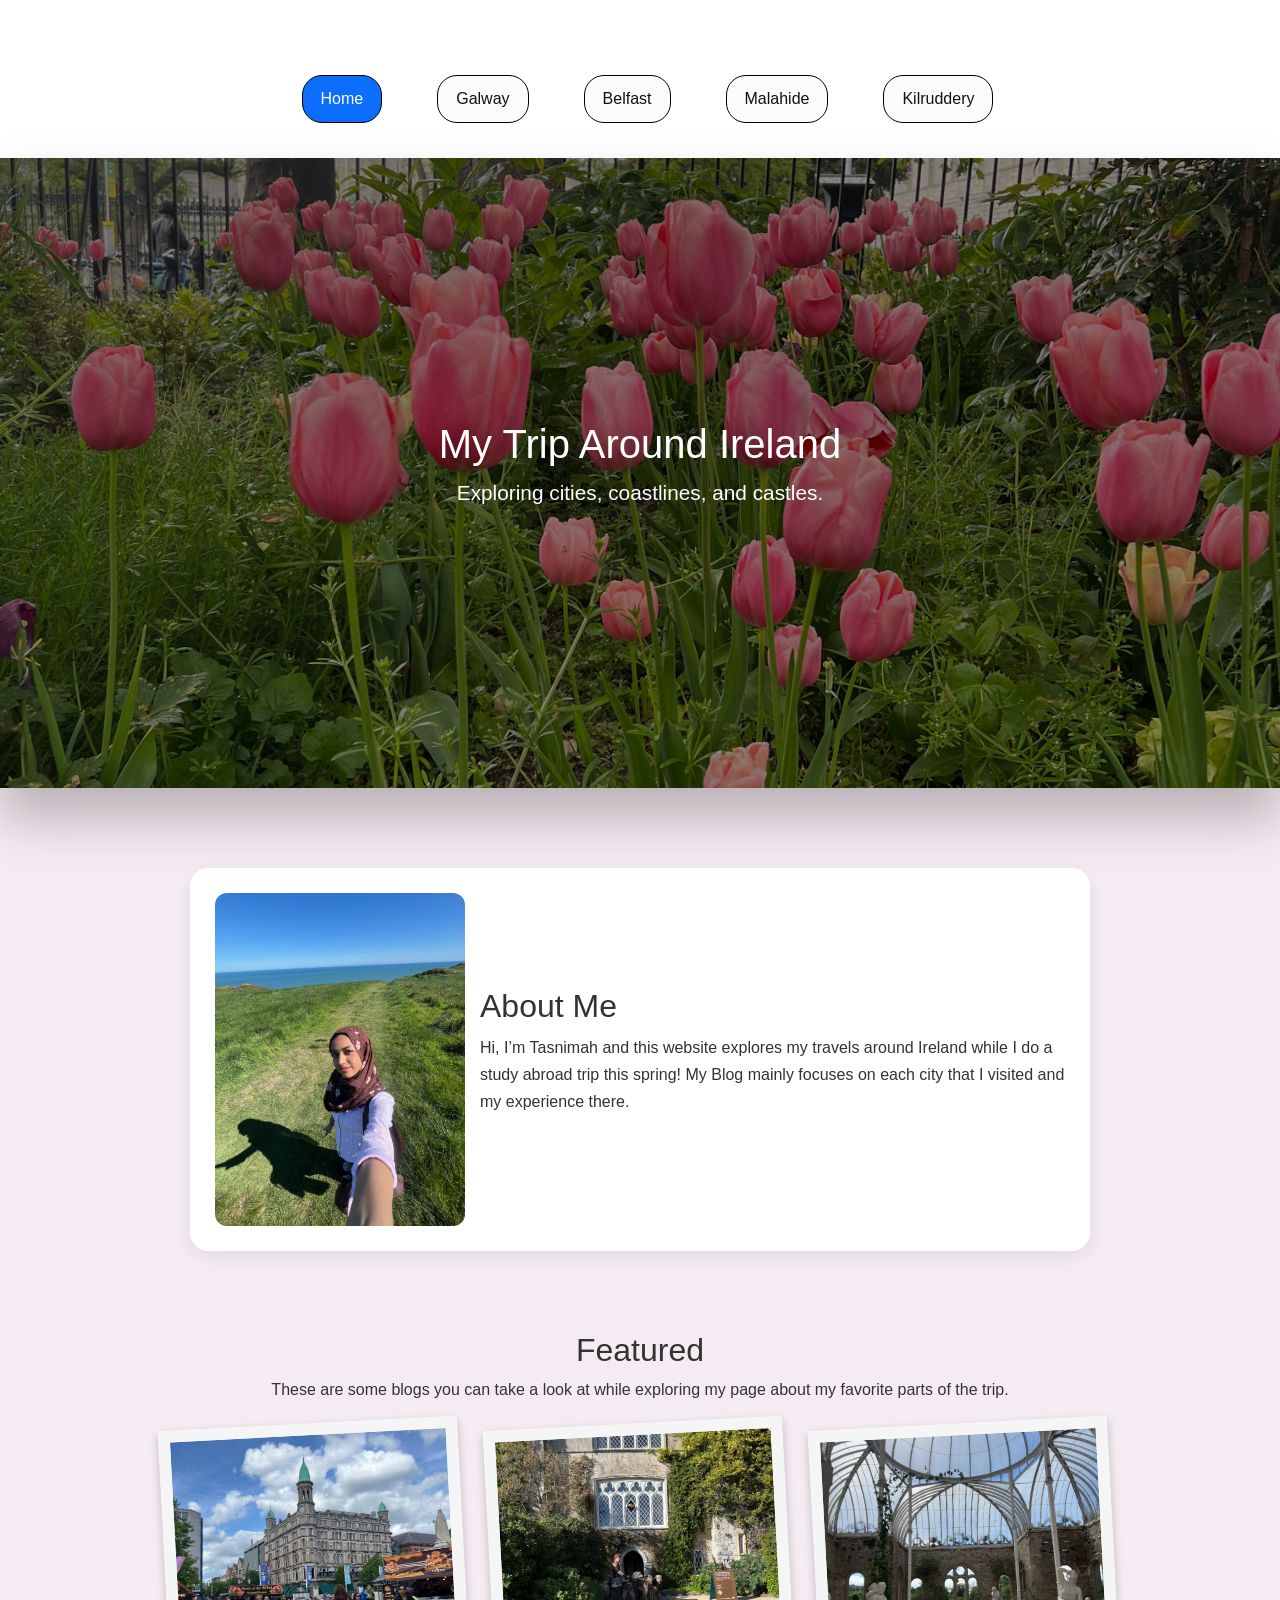
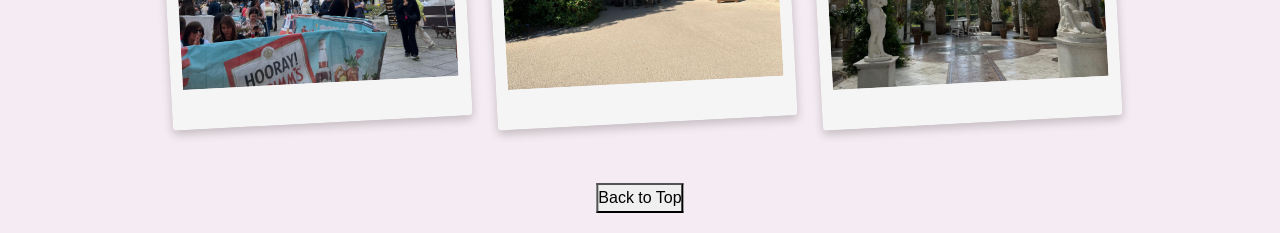
<file: index.html>
<!DOCTYPE html>
<html lang="en">

<head>
    <meta charset="UTF-8">
    <meta name="viewport" content="width=device-width, initial-scale=1.0">

    <title>My Ireland Trip</title>

    <link rel="icon" type="image/png" href="img/cherry.png">
    <link href="https://cdn.jsdelivr.net/npm/bootstrap@5.3.7/dist/css/bootstrap.min.css" rel="stylesheet">
    <link rel="stylesheet" href="reset.css">
    <link rel="stylesheet" href="style.css">
</head>

<body>

    <a id="skip" href="#main">skip to main</a>

    <nav>
        <ul class="nav nav-pills city-tabs">

            <li class="nav-item">
                <a class="nav-link active" href="index.html">Home</a>
            </li>

            <li class="nav-item">
                <a class="nav-link" href="galway.html">Galway</a>
            </li>

            <li class="nav-item">
                <a class="nav-link" href="belfast.html">Belfast</a>
            </li>

            <li class="nav-item">
                <a class="nav-link" href="malahide.html">Malahide</a>
            </li>

            <li class="nav-item">
                <a class="nav-link" href="kilruddery.html">Kilruddery</a>
            </li>

        </ul>
    </nav>

    <header class="city-header">
        <h1>My Trip Around Ireland</h1>
        <p>Exploring cities, coastlines, and castles.</p>
    </header>

    <main id="main">

        <section class="about-card">

            <img src="img/me2.jpeg" alt="multiple pink tulips in a garden">

            <div class="about-text">
                <h2>About Me</h2>

                <p>
                    Hi, I’m Tasnimah and this website explores my travels around Ireland while I do a study abroad trip this spring! My Blog
                    mainly focuses on each city that I visited and my experience there.
                </p>
            </div>

        </section>

        <section class="homepage-gallery">

            <h2>Featured</h2>

            <p>
                These are some blogs you can take a look at while exploring my page about my favorite parts of the trip.
            </p>

            <div class="gallery">

                <a href="belfast.html">
                    <img src="img/uk.jpeg" alt="large historical building surrounded by people walking around">
                </a>

                <a href="malahide.html">
                    <img src="img/viking.jpeg" alt="front view of a castle entrance with man holding dogs">
                </a>

                <a href="kilruddery.html">
                    <img src="img/greek.jpeg" alt="multiple greek mythology white statues on display in room">
                </a>

            </div>

        </section>

    </main>

    <button id="topBtn">Back to Top</button>

    <script src="script.js"></script>

</body>
</html>
</file>
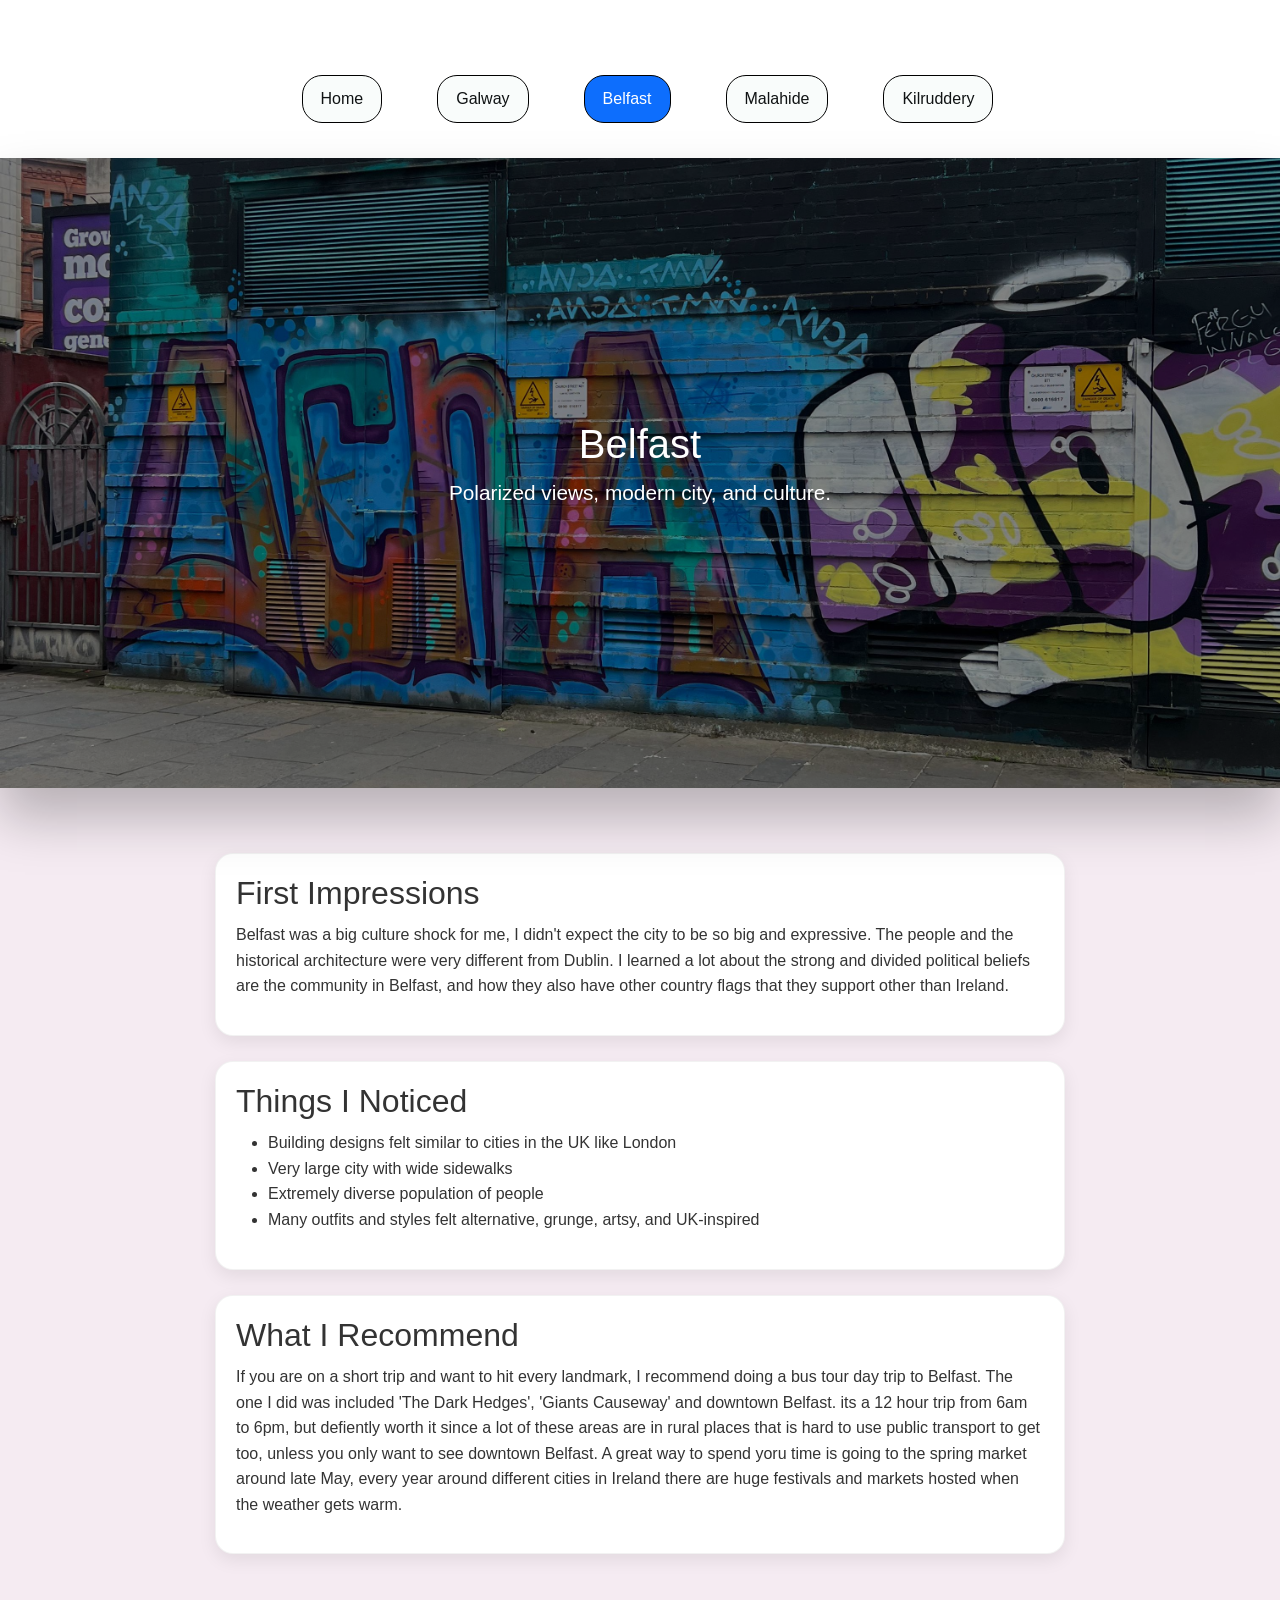
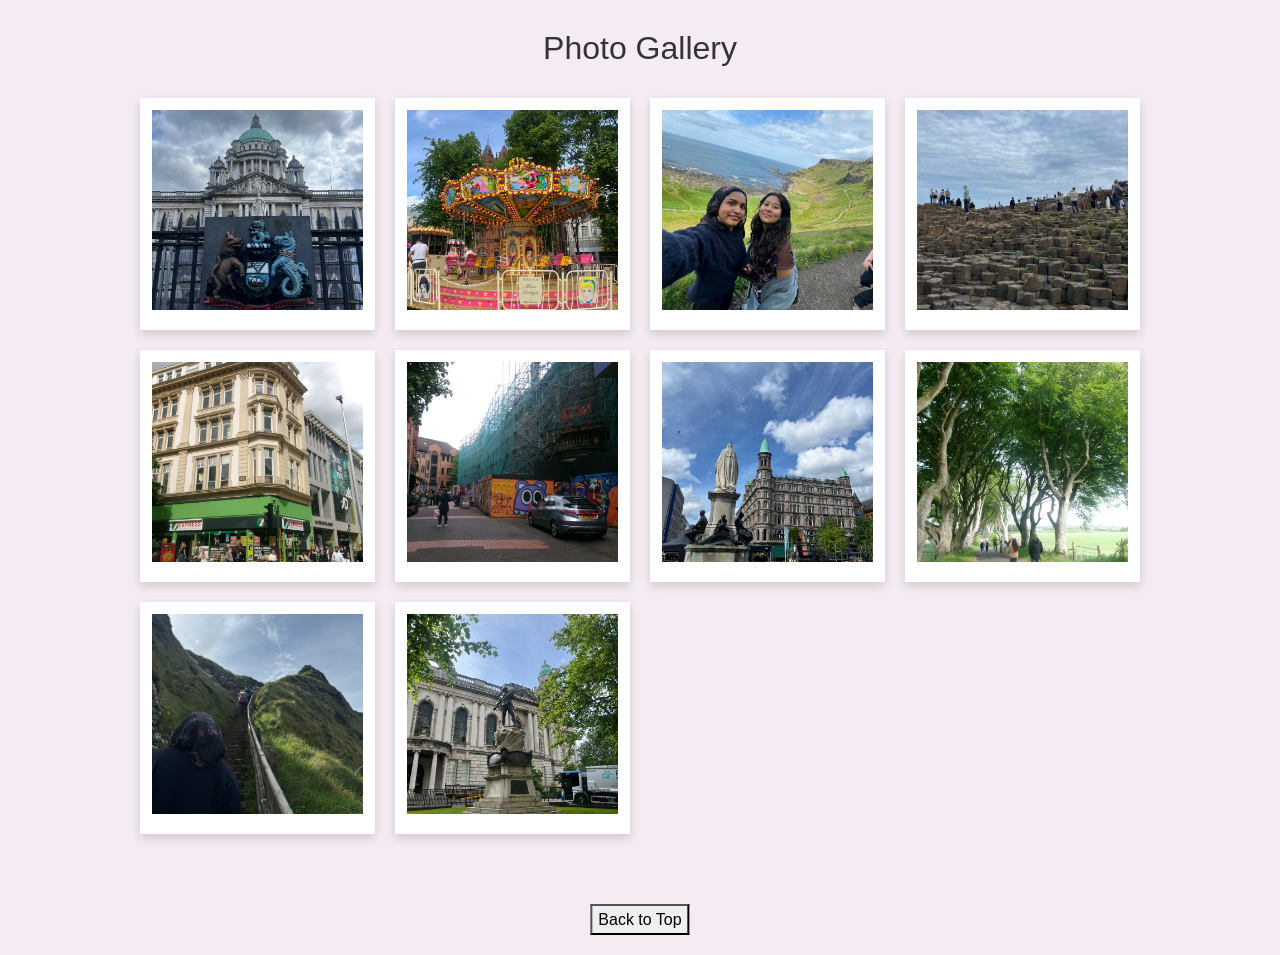
<file: belfast.html>
<!DOCTYPE html>
<html lang="en">

<head>

    <meta charset="UTF-8">
    <meta name="viewport" content="width=device-width, initial-scale=1.0">

    <title>Belfast</title>
    <link rel="icon" type="image/png" href="img/cherry.png">

    <link href="https://cdn.jsdelivr.net/npm/bootstrap@5.3.7/dist/css/bootstrap.min.css" rel="stylesheet">
    <link rel="stylesheet" href="style.css">

</head>

<body>

    <a id="skip" href="#main">skip to main</a>

    <nav>

        <ul class="nav nav-pills city-tabs">

            <li class="nav-item">
                <a class="nav-link" href="index.html">Home</a>
            </li>

            <li class="nav-item">
                <a class="nav-link" href="galway.html">Galway</a>
            </li>

            <li class="nav-item">
                <a class="nav-link active" href="belfast.html">Belfast</a>
            </li>

            <li class="nav-item">
                <a class="nav-link" href="malahide.html">Malahide</a>
            </li>

            <li class="nav-item">
                <a class="nav-link" href="kilruddery.html">Kilruddery</a>
            </li>

        </ul>

    </nav>

    <header class="city-header belfast">

        <h1>Belfast</h1>
        <p>Polarized views, modern city, and culture.</p>

    </header>

    <main id="main">

        <section class="city-section">

            <h2>First Impressions</h2>

            <p>
                Belfast was a big culture shock for me, I didn't expect the city to be so big and expressive.
                The people and the historical architecture were very different from Dublin. I learned a lot about the
                strong and divided political beliefs are the community in Belfast, and how they also have other country flags
                that they support other than Ireland.
            </p>

        </section>

        <section class="city-section">

            <h2>Things I Noticed</h2>

            <ul class="city-list">

                <li>Building designs felt similar to cities in the UK like London</li>

                <li>Very large city with wide sidewalks</li>

                <li>Extremely diverse population of people</li>

                <li>Many outfits and styles felt alternative, grunge, artsy, and UK-inspired</li>

            </ul>

        </section>

        <section class="city-section">

            <h2>What I Recommend</h2>

            <p>
                If you are on a short trip and want to hit every landmark, I recommend doing a bus tour day trip to Belfast.
                The one I did was included 'The Dark Hedges', 'Giants Causeway' and downtown Belfast. its a 12 hour trip from 6am to 6pm, but
                defiently worth it since a lot of these areas are in rural places that is hard to use public transport to get too, unless you only
                want to see downtown Belfast.

                A great way to spend yoru time is going to the spring market around late May, every year around different cities in Ireland there are
                huge festivals and markets hosted when the weather gets warm.
            </p>

        </section>

        <section class="photo-gallery">

            <h2>Photo Gallery</h2>

            <div class="gallery-grid">

                <div class="polaroid">
                    <img src="img/dragon.jpeg" alt="three brown and blue dragon cartoon looking up with a white building with statue in the background">
                </div>

                <div class="polaroid">
                    <img src="img/carnival.jpeg" alt="bright colored carasoul with horses, and roped attached at top">
                </div>

                <div class="polaroid">
                    <img src="img/duo.jpeg" alt="selfie of two girls at the top of a green mountain">
                </div>

                <div class="polaroid">
                    <img src="img/giants.jpeg" alt="many people standing on top of rounded shaped rocks">
                </div>

                <div class="polaroid">
                    <img src="img/history.jpeg" alt="beige building with long window interior">
                </div>

                <div class="polaroid">
                    <img src="img/graffiti.jpeg" alt="wall painted design of purple bear with people walking around">
                </div>

                <div class="polaroid">
                    <img src="img/memorial.jpeg" alt="huge historical beige building with green tip, and statue of person in a cloth">
                </div>

                <div class="polaroid">
                    <img src="img/hedges.jpeg" alt="extremely large trees connected together">
                </div>

                <div class="polaroid">
                    <img src="img/back.jpeg" alt="staircase trail of people walking up a mountain hill">
                </div>

                <div class="polaroid">
                    <img src="img/armor.jpeg" alt="beige building in the background of statue, that is a military armed man holding a gun">
                </div>

            </div>

        </section>

    </main>

    <button id="topBtn">Back to Top</button>

    <script src="script.js"></script>

</body>

</html>
</file>
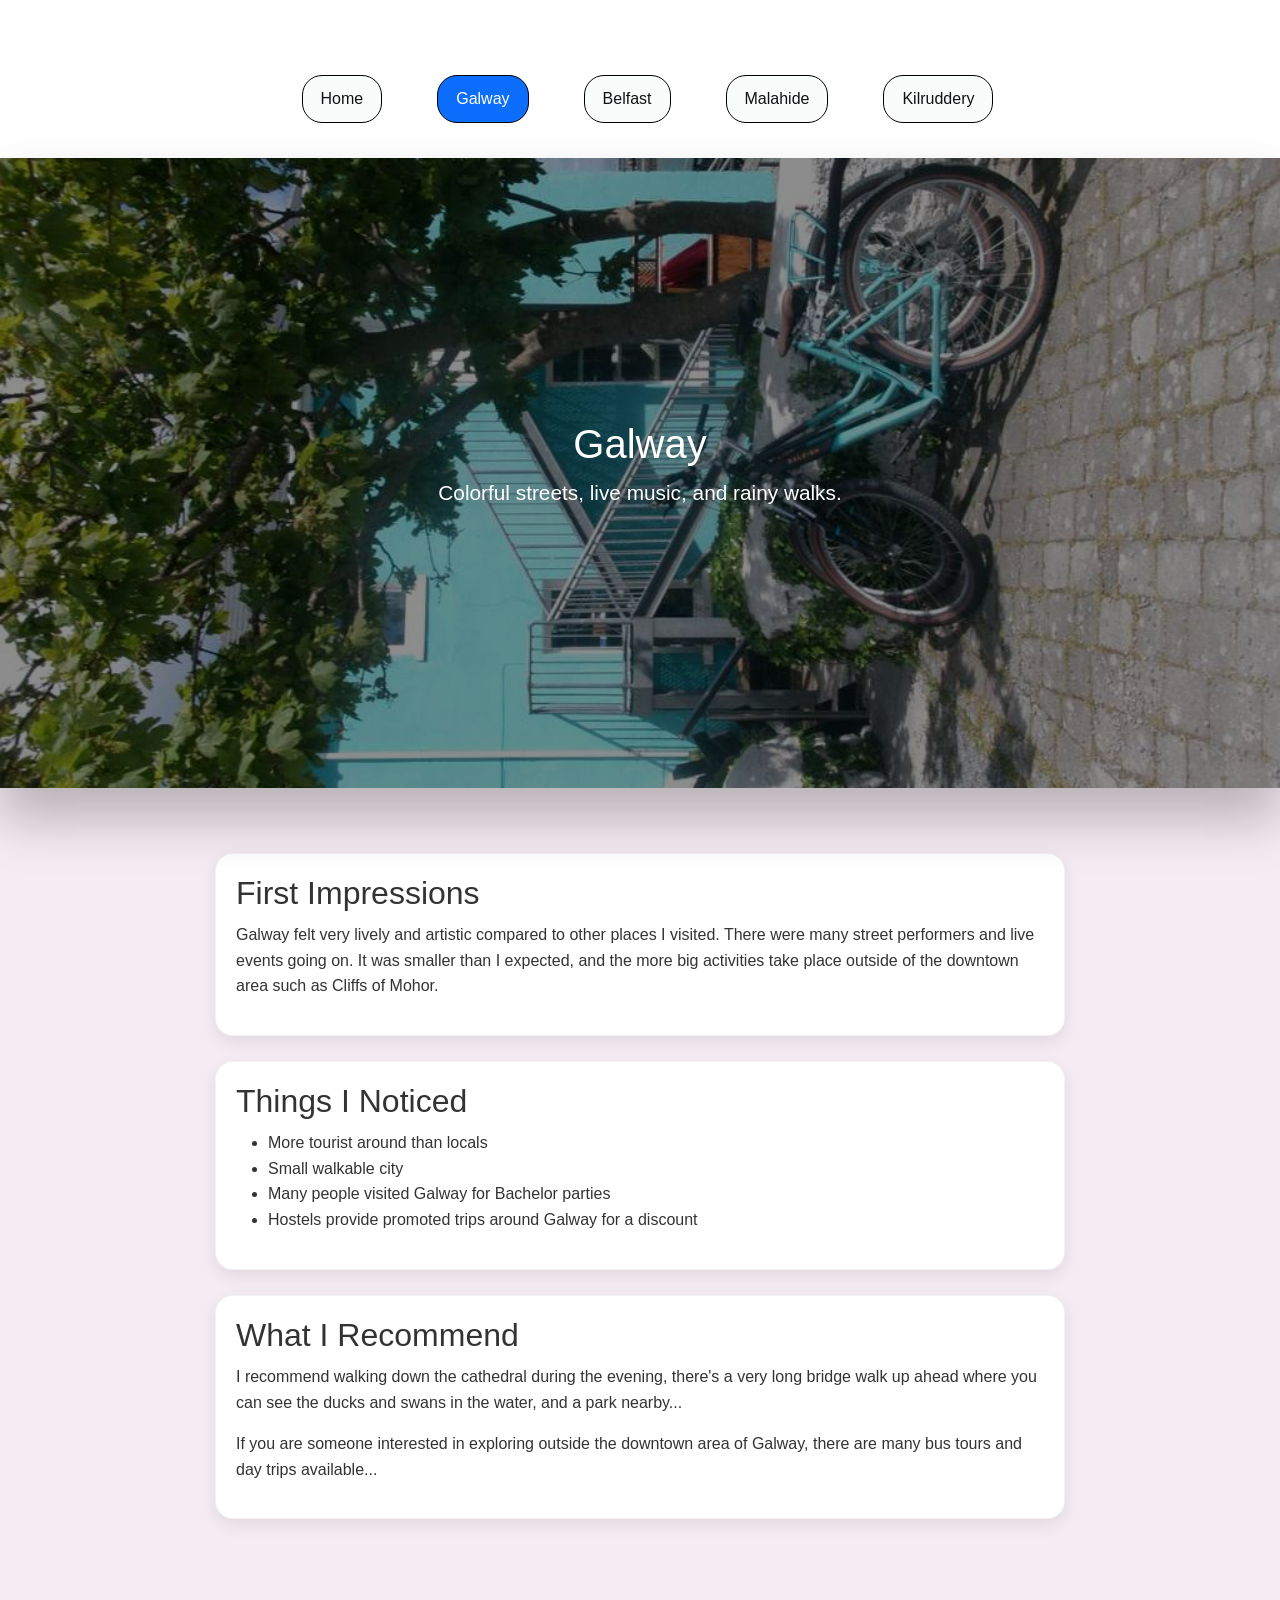
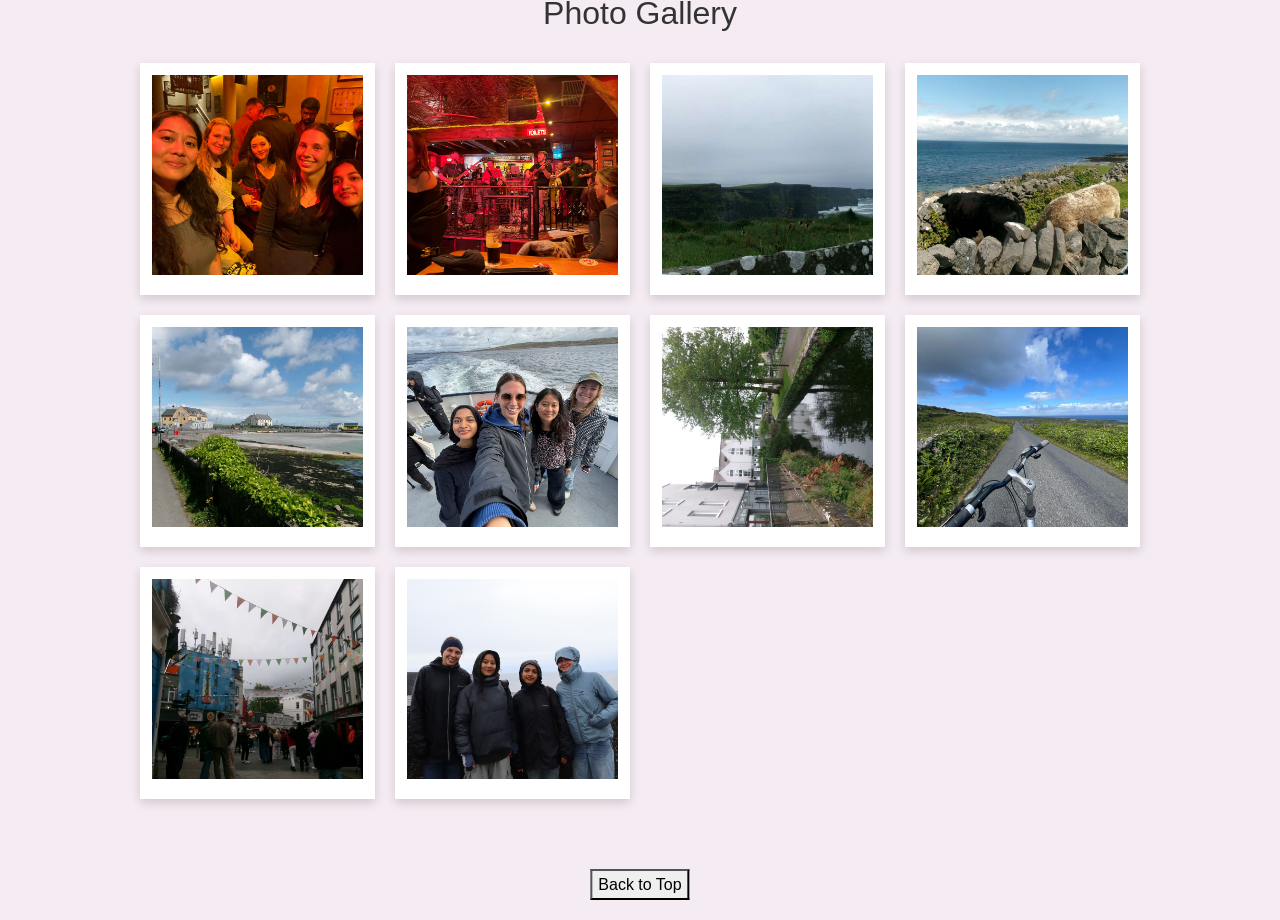
<file: galway.html>
<!DOCTYPE html>
<html lang="en">

<head>
    <meta charset="UTF-8">
    <meta name="viewport" content="width=device-width, initial-scale=1.0">

    <title>Galway</title>
    <link rel="icon" type="image/png" href="img/cherry.png">

    <link href="https://cdn.jsdelivr.net/npm/bootstrap@5.3.7/dist/css/bootstrap.min.css" rel="stylesheet">
    <link rel="stylesheet" href="style.css">
</head>

<body>

<a id="skip" href="#main">skip to main</a>

<nav>
    <!-- navigation -->
    <ul class="nav nav-pills city-tabs">
        <li class="nav-item"><a class="nav-link" href="index.html">Home</a></li>
        <li class="nav-item"><a class="nav-link active" href="galway.html">Galway</a></li>
        <li class="nav-item"><a class="nav-link" href="belfast.html">Belfast</a></li>
        <li class="nav-item"><a class="nav-link" href="malahide.html">Malahide</a></li>
        <li class="nav-item"><a class="nav-link" href="Kilruddery.html">Kilruddery</a></li>
    </ul>
</nav>

<header class="city-header galway">
    <h1>Galway</h1>
    <p>Colorful streets, live music, and rainy walks.</p>
</header>

<main id="main">

    <section class="city-section">
        <h2>First Impressions</h2>
        <p>
            Galway felt very lively and artistic compared to other places I visited. There were many street performers and live events going on. It was smaller
            than I expected, and the more big activities take place outside of the downtown area such as Cliffs of Mohor.
        </p>
    </section>

    <section class="city-section">
        <h2>Things I Noticed</h2>
        <ul>
            <li>More tourist around than locals</li>
            <li>Small walkable city</li>
            <li>Many people visited Galway for Bachelor parties</li>
            <li>Hostels provide promoted trips around Galway for a discount</li>
        </ul>
    </section>

    <section class="city-section">
        <h2>What I Recommend</h2>
        <p>
            I recommend walking down the cathedral during the evening, there's a very long bridge walk up ahead where you can see
            the ducks and swans in the water, and a park nearby...
        </p>

        <p>
            If you are someone interested in exploring outside the downtown area of Galway, there are many bus tours and day trips available...
        </p>
    </section>

    <!-- gallery -->
    <section class="photo-gallery">

        <h2>Photo Gallery</h2>

        <div class="gallery-grid">

            <div class="polaroid">
                <img src="img/pub group.jpeg" alt="five girls posing for a selfie in a pub">
            </div>

            <div class="polaroid">
                <img src="img/singing.jpeg" alt="man singing and holding a guitar at a pub">
            </div>

            <div class="polaroid">
                <img src="img/galway1.jpeg" alt="large green cliffs with ocean view">
            </div>

            <div class="polaroid">
                <img src="img/cow.jpeg" alt="black and white cow eating grass near sea shore">
            </div>

            <div class="polaroid">
                <img src="img/land.jpeg" alt="beach view of town houses on an island">
            </div>

            <div class="polaroid">
                <img src="img/ferry.jpeg" alt="four girls posing to take a selfie on a ferry boat">
            </div>

            <div class="polaroid">
                <img src="img/cathederal.jpeg" alt="park in galway with small lake and bridges">
            </div>

            <div class="polaroid">
                <img src="img/bike2.jpeg" alt="bike in the middle of road along the coastline">
            </div>

            <div class="polaroid">
                <img src="img/flags.jpeg" alt="multiple store buildings open with green, white, orange flags displayed on the streets">
            </div>

            <div class="polaroid">
                <img src="img/friends.jpeg" alt="four girls at the edge of the ramp, of cliffs">
            </div>

        </div>

    </section>

</main>

<button id="topBtn">Back to Top</button>

<script src="script.js"></script>

</body>
</html>
</file>
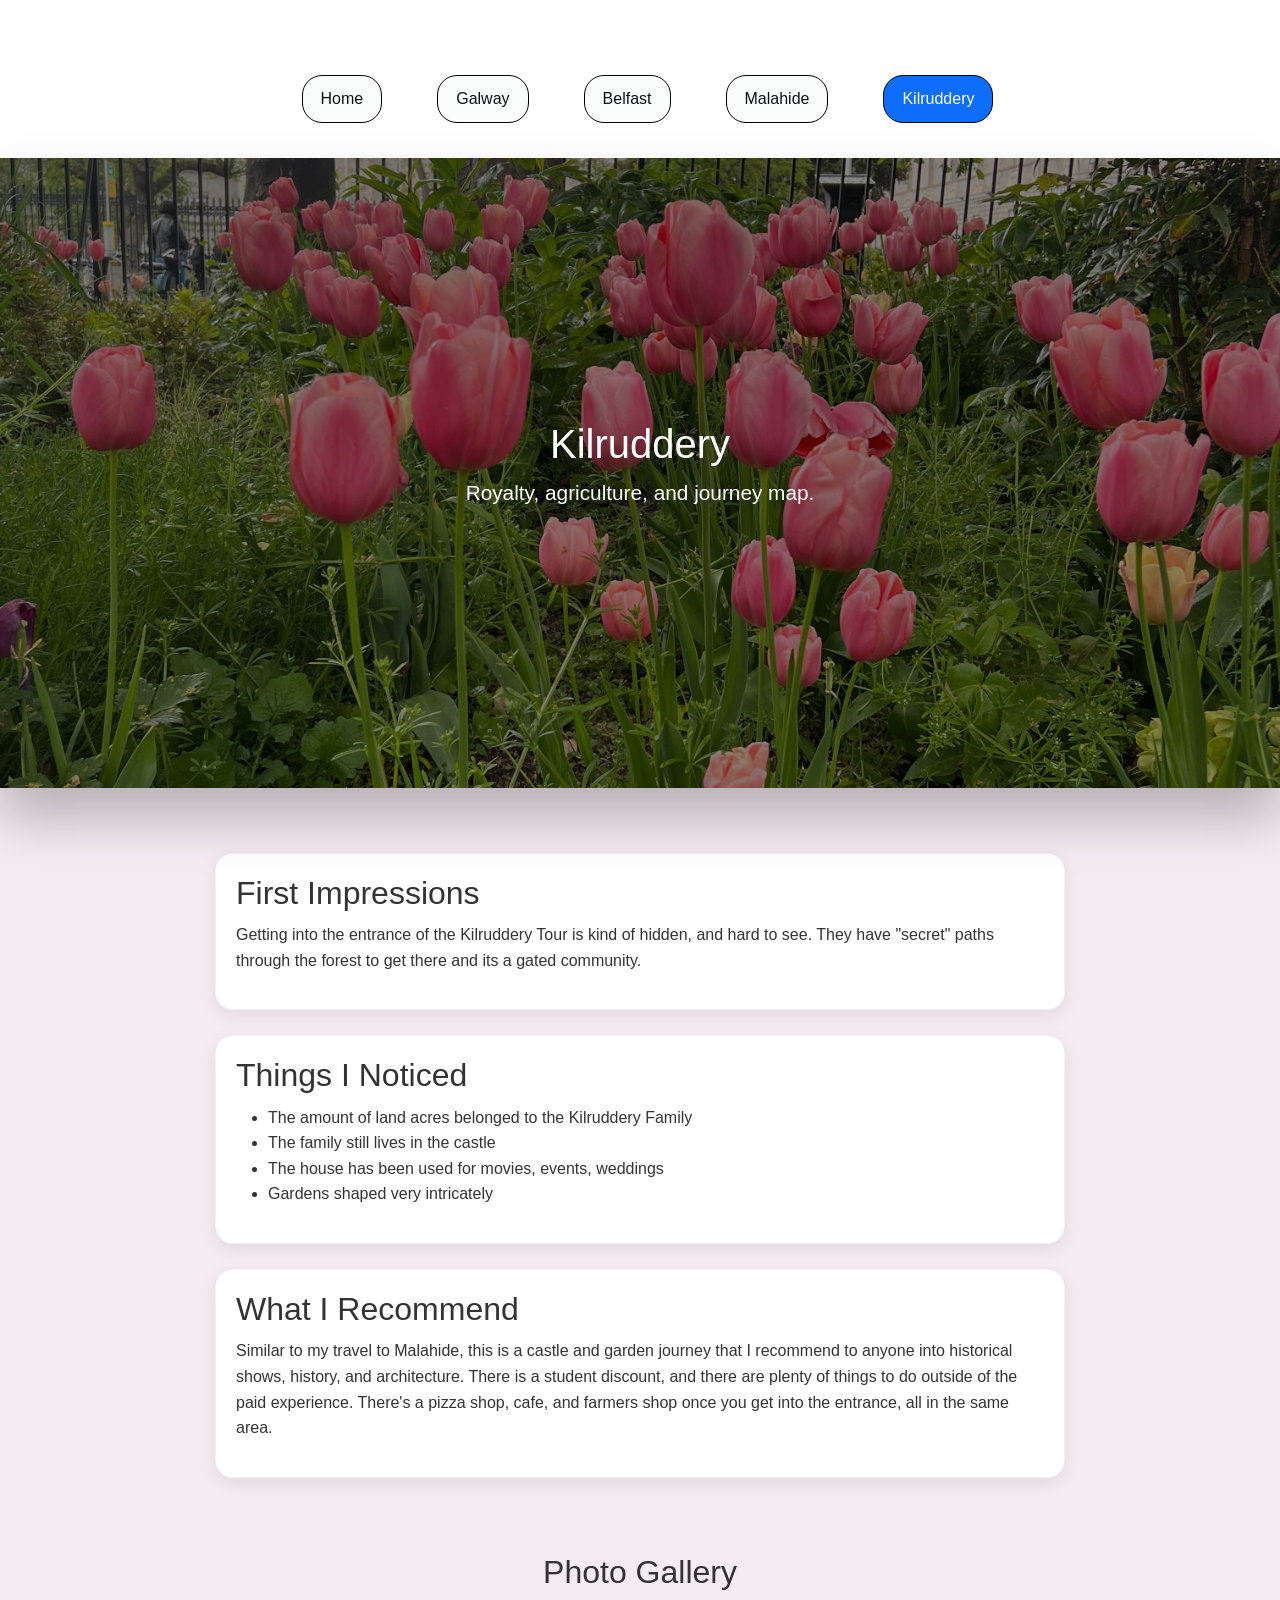
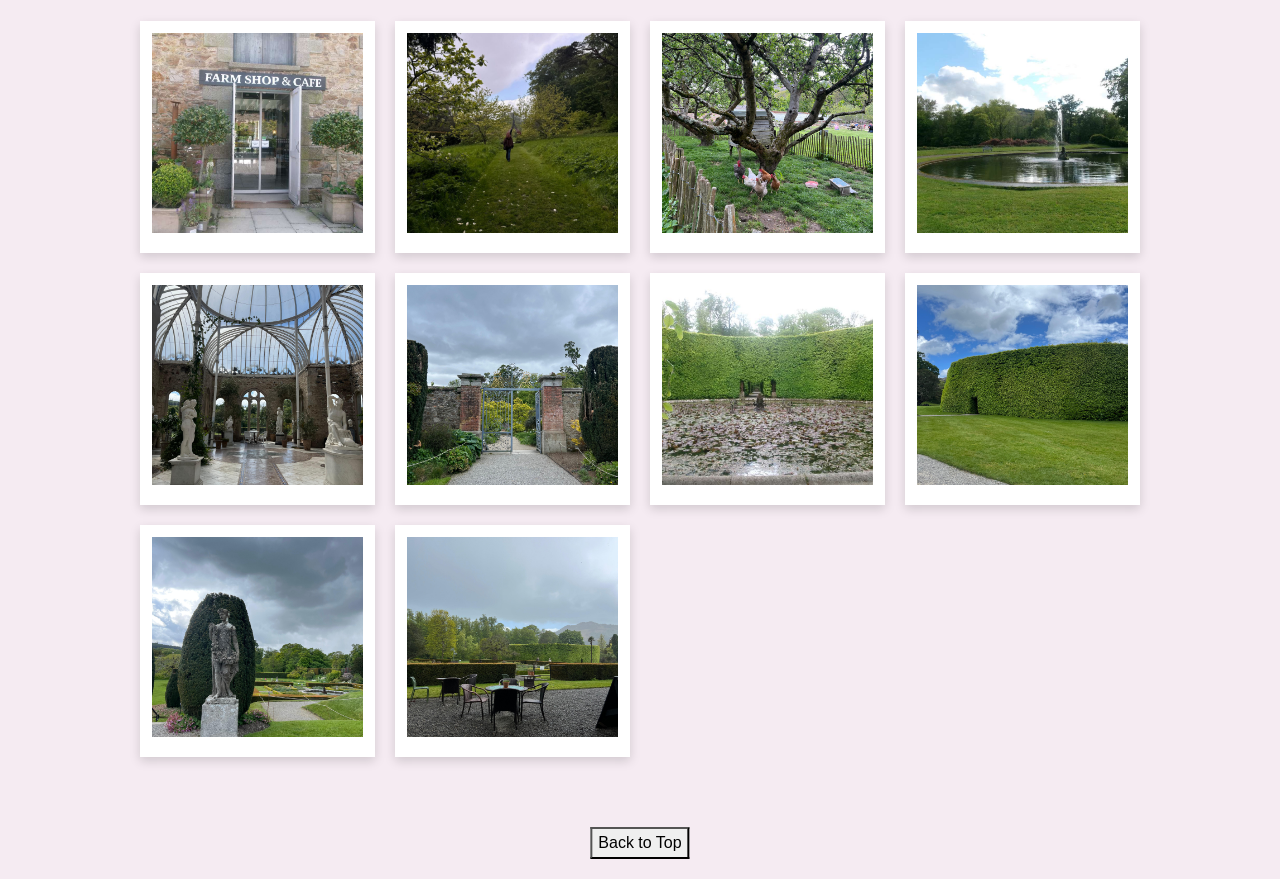
<file: kilruddery.html>
<!DOCTYPE html>
<html lang="en">

<head>
    
    <meta charset="UTF-8">
    <meta name="viewport" content="width=device-width, initial-scale=1.0">

    <title>Kilruddery</title>

    <link rel="icon" type="image/png" href="img/cherry.png">
    <link href="https://cdn.jsdelivr.net/npm/bootstrap@5.3.7/dist/css/bootstrap.min.css" rel="stylesheet">
    <link rel="stylesheet" href="style.css">
    

</head>

<body>

<nav>
    <a id="skip" href="#main">skip to main</a>

    <ul class="nav nav-pills city-tabs">

        <li class="nav-item">
            <a class="nav-link" href="index.html">Home</a>
        </li>

        <li class="nav-item">
            <a class="nav-link" href="galway.html">Galway</a>
        </li>

        <li class="nav-item">
            <a class="nav-link" href="belfast.html">Belfast</a>
        </li>

        <li class="nav-item">
            <a class="nav-link" href="malahide.html">Malahide</a>
        </li>

        <li class="nav-item">
            <a class="nav-link active" href="kilruddery.html">Kilruddery</a>
        </li>

    </ul>
</nav>

<header class="city-header">
    <h1>Kilruddery</h1>
    <p>Royalty, agriculture, and journey map.</p>
</header>

<main id="main">

    <section class="city-section">

        <h2>First Impressions</h2>

        <p>
            Getting into the entrance of the Kilruddery Tour is kind of hidden, and hard to see.
            They have "secret" paths through the forest to get there and its a gated community.
        </p>

    </section>

    <section class="city-section">

        <h2>Things I Noticed</h2>

        <ul class="city-list">
            <li>The amount of land acres belonged to the Kilruddery Family</li>
            <li>The family still lives in the castle</li>
            <li>The house has been used for movies, events, weddings</li>
            <li>Gardens shaped very intricately</li>
        </ul>

    </section>

    <section class="city-section">

        <h2>What I Recommend</h2>

        <p>
            Similar to my travel to Malahide, this is a castle and garden journey that I recommend to anyone
            into historical shows, history, and architecture. There is a student discount, and there are plenty of things 
            to do outside of the paid experience. There's a pizza shop, cafe, and farmers shop once you get into the entrance,
            all in the same area.
        </p>

    </section>

    <!-- gallery -->
    <section class="photo-gallery">

        <h2>Photo Gallery</h2>

        <div class="gallery-grid">

            <div class="polaroid">
                <img src="img/farm.jpeg" alt="Black border with white text of farm shop and cafe in front of glass doors">
            </div>

            <div class="polaroid">
                <img src="img/walking.jpeg" alt="girl standing in a field of grass facing away">
            </div>

            <div class="polaroid">
                <img src="img/chicken.jpeg" alt="multiple chickens in a fenced area">
            </div>

            <div class="polaroid">
                <img src="img/fountain.jpeg" alt="water fountain with statue in the middle">
            </div>

            <div class="polaroid">
                <img src="img/greek.jpeg" alt="white statues in a decorative building">
            </div>

            <div class="polaroid">
                <img src="img/gate.jpeg" alt="two brick walls with a gate in the middle">
            </div>

            <div class="polaroid">
                <img src="img/fountain2.jpeg" alt="pond with leaves and dome structure">
            </div>

            <div class="polaroid">
                <img src="img/igloo.jpeg" alt="leaf-covered dome structure with doorway">
            </div>

            <div class="polaroid">
                <img src="img/statue2.jpeg" alt="grey statue in a garden">
            </div>

            <div class="polaroid">
                <img src="img/chairs.jpeg" alt="chairs and tables on a pebble floor">
            </div>

        </div>

    </section>

</main>

<button id="topBtn">Back to Top</button>

<script src="script.js"></script>

</body>
</html>
</file>
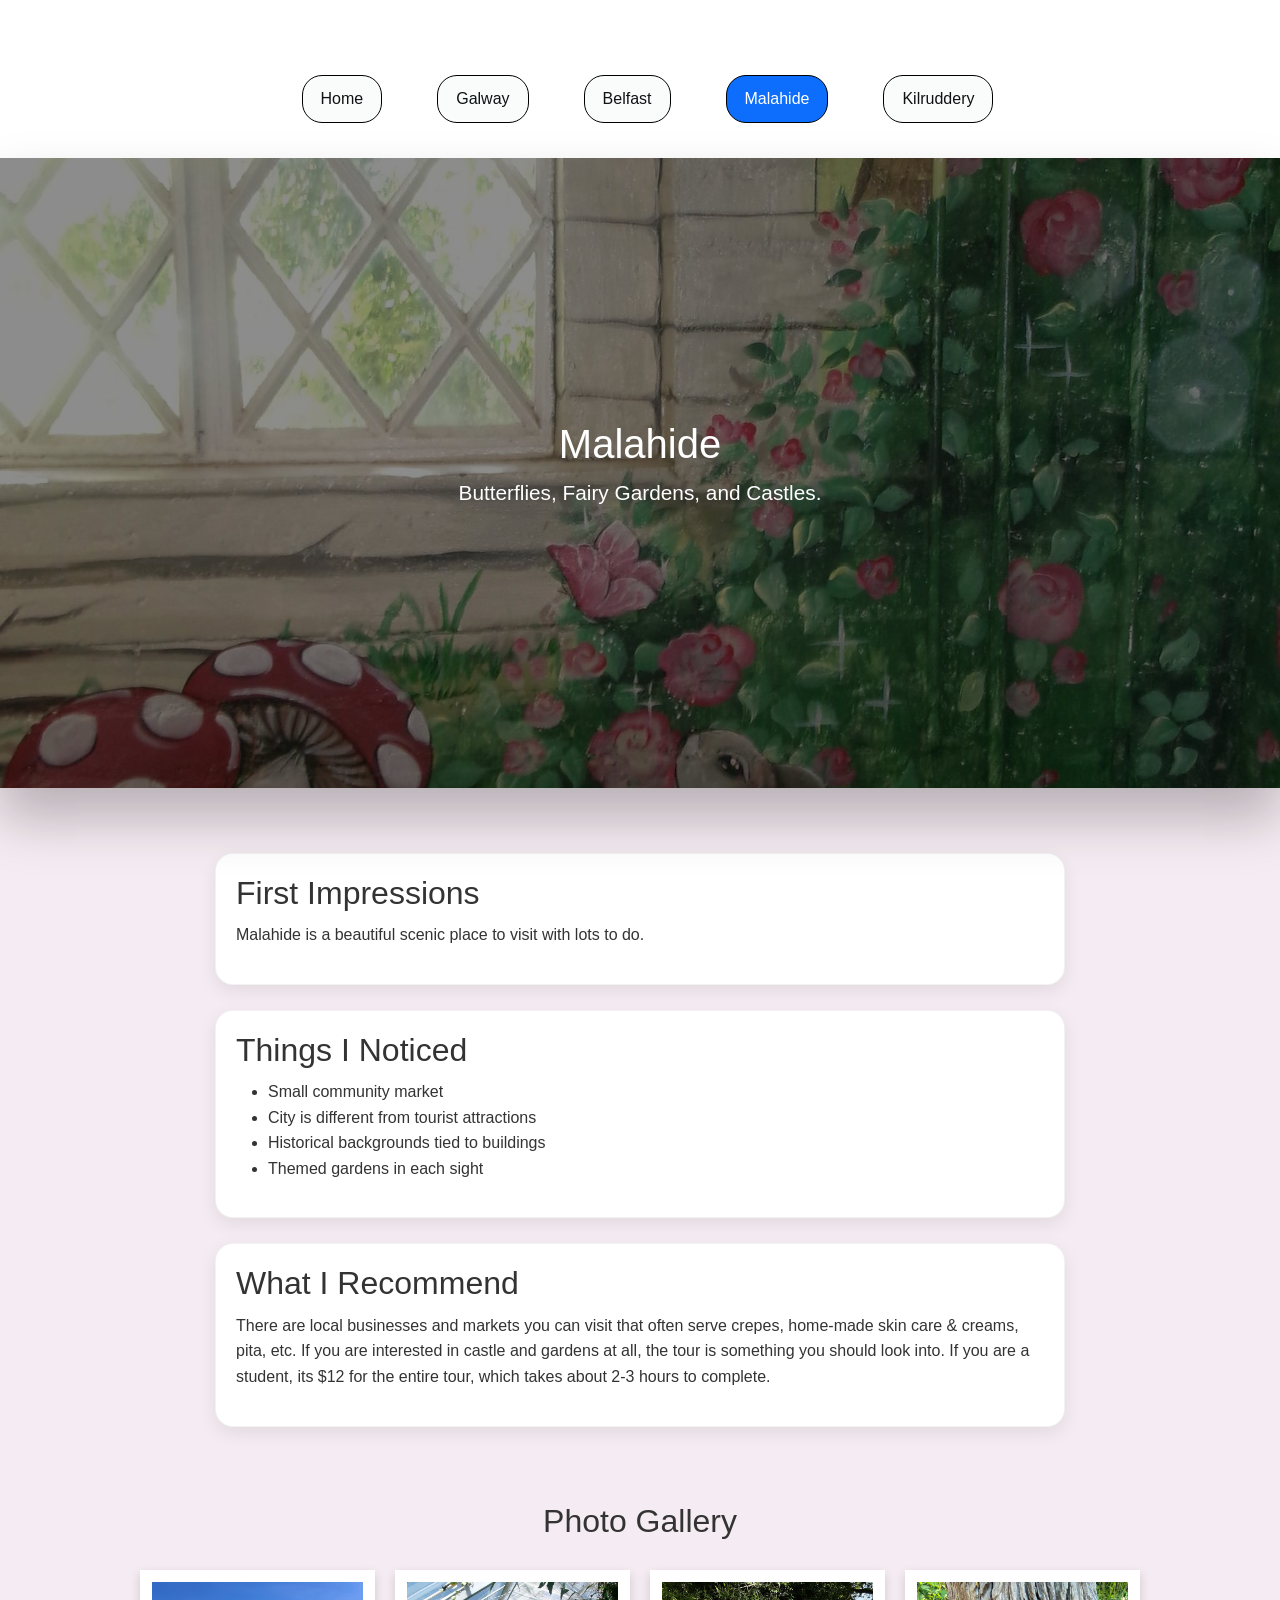
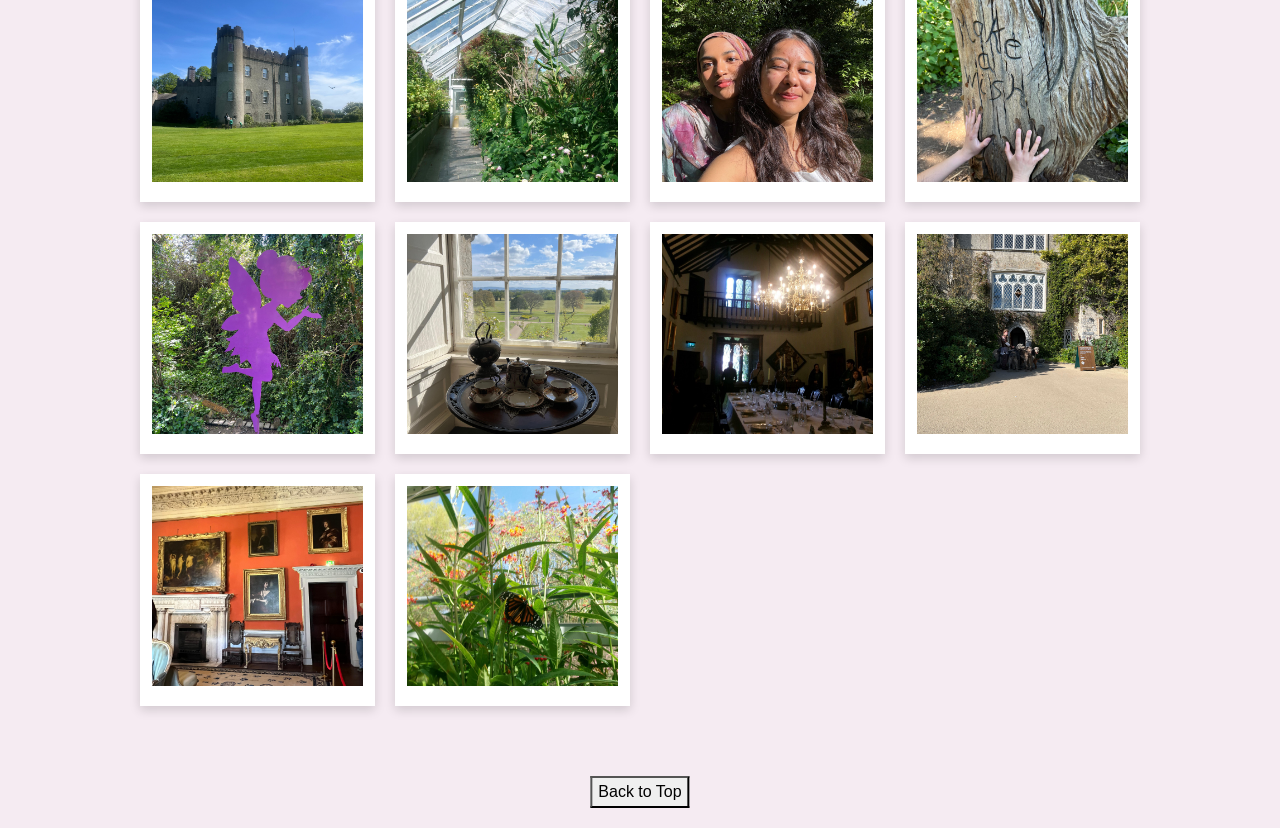
<file: malahide.html>
<!DOCTYPE html>
<html lang="en">

<head>
    <meta charset="UTF-8">
    <meta name="viewport" content="width=device-width, initial-scale=1.0">

    <title>Malahide</title>
    <link rel="icon" type="image/png" href="img/cherry.png">

    <link href="https://cdn.jsdelivr.net/npm/bootstrap@5.3.7/dist/css/bootstrap.min.css" rel="stylesheet">
    <link rel="stylesheet" href="style.css">
    
</head>

<body>

 

<nav>
    <a id="skip" href="#main">skip to main</a>

    <ul class="nav nav-pills city-tabs">
        <li class="nav-item"><a class="nav-link" href="index.html">Home</a></li>
        <li class="nav-item"><a class="nav-link" href="galway.html">Galway</a></li>
        <li class="nav-item"><a class="nav-link" href="belfast.html">Belfast</a></li>
        <li class="nav-item"><a class="nav-link active" href="malahide.html">Malahide</a></li>
        <li class="nav-item"><a class="nav-link" href="kilruddery.html">Kilruddery</a></li>
    </ul>
</nav>

<header class="city-header malahide">
    <h1>Malahide</h1>
    <p>Butterflies, Fairy Gardens, and Castles.</p>
</header>

<main id="main">

    <section class="city-section">
        <h2>First Impressions</h2>
        <p>Malahide is a beautiful scenic place to visit with lots to do.</p>
    </section>

    <section class="city-section">
        <h2>Things I Noticed</h2>
        <ul>
            <li>Small community market</li>
            <li>City is different from tourist attractions</li>
            <li>Historical backgrounds tied to buildings</li>
            <li>Themed gardens in each sight</li>
        </ul>
    </section>

    <section class="city-section">
        <h2>What I Recommend</h2>
        <p>
            There are local businesses and markets you can visit that often serve crepes, home-made skin care & creams, pita, etc.
            If you are interested in castle and gardens at all, the tour is something you should look into. If you are a student, its $12 for the
            entire tour, which takes about 2-3 hours to complete.
        </p>
    </section>


<!-- gallery -->
<section class="photo-gallery">

    <h2>Photo Gallery</h2>

    <div class="gallery-grid">

        <div class="polaroid">
            <img src="img/castle.jpeg" alt="Washed out grey Castle building with rectangular windows">
        </div>

        <div class="polaroid">
            <img src="img/butterfly.jpeg" alt="botanical garden with different plants and flowers, with overhead light shining in">
        </div>

        <div class="polaroid">
            <img src="img/buddy.jpeg" alt="two girls smiling in a photo together">
        </div>

        <div class="polaroid">
            <img src="img/wish.jpeg" alt="tree trunk with engraving carved inside with words and hand imprint">
        </div>

        <div class="polaroid">
            <img src="img/tinker.jpeg" alt="poster of pink fairy with wings doing a pose">
        </div>

        <div class="polaroid">
            <img src="img/tea.jpeg" alt="tea cup set on blue plate with floral designs">
        </div>

        <div class="polaroid">
            <img src="img/inside.jpeg" alt="several people standing around a 17th century dinner table and chandelier">
        </div>

        <div class="polaroid">
            <img src="img/viking.jpeg" alt="entrance of castle building with man holdings his dogs in front">
        </div>

        <div class="polaroid">
            <img src="img/portraits.jpeg" alt="orange background with multiple paintings">
        </div>

        <div class="polaroid">
            <img src="img/orange.jpeg" alt="orange and black butterfly in a plant">
        </div>

    </div>

</section>

    </div>

</section>
</main>
</body>
</html>

<button id="topBtn">Back to Top</button>

<script src="script.js"></script>

</body>
</html>
</file>
<file: style.css>
#skip{
    position:absolute;
    top: -100px;
}


/* PAGE BASE */
body{
    font-family:'Segoe UI', Tahoma, Geneva, Verdana, sans-serif;
    background-color: #f5ebf2;
    color: #333;
    line-height: 1.6;
}

/* NAVIGATION */
nav{
    background-color: white;
    padding: 15px;
    text-align: center;
}

nav ul{
    list-style: none;
}

nav li{
    display: inline-block;
    margin: 20px 20px;
}

nav a{
    text-decoration: none;
    color: rgb(66, 15, 47);
    font-weight: bold;
}

/* MAIN LAYOUT */
main{
    width: 80%;
    margin: auto;
    padding: 40px 0;
}

/* HERO BASE */
header{
    height: 100vh;

    background-image: url("img/tulips.jpeg");
    background-size: cover;
    background-position: center;
    background-color: black;

    display: flex;
    flex-direction: column;
    justify-content: center;
    align-items: center;

    text-align: center;
    color: white;

    position: relative;

    margin: 100px;
    
    box-shadow: 0 30px 50px rgba(0,0,0,0.25);

    overflow: hidden;
}

/* HERO OVERLAY */
header::before{
    content: "";
    position: absolute;
    top: 0;
left: 0;
right: 0;
bottom: 0;
    background: rgba(80, 209, 175, 0.4);
    z-index: 0;
}

header h1,
header p,
header a{
    position: relative;
    z-index: 1;
}

header p{
    font-size: 1.3rem;
}



/* ABOUT SECTION */
.about-card{
    background: white;
    width: 90%;
    max-width: 900px;

    margin: 40px auto;
    padding: 25px;

    display: flex;
    gap: 15px;
    align-items: center;

    border-radius: 18px;
    box-shadow: 0 6px 18px rgba(0,0,0,0.08);

    flex-wrap: wrap;
}

.about-card img{
    width: 250px;
    max-width: 100%;
    height: auto;
    object-fit: cover;
    border-radius: 12px;
    

}

.about-text{
    flex: 1;
    min-width: 250px;
}

.about-text p{
    line-height: 1.7;
    word-wrap: break-word;
}

/* HOMEPAGE GALLERY */
.homepage-gallery{
    text-align: center;
    padding: 40px;
}

.gallery{
    display: flex;
    justify-content: center;
    gap: 25px;
    flex-wrap: wrap;
    margin-top: 20px;
}

.gallery img{
    width: 300px;
    height: 300px;
    object-fit: cover;

    background: rgb(246, 245, 245);
    padding: 12px 12px 40px 12px;

    border-radius: 4px;
    box-shadow: 0 4px 10px rgba(0,0,0,0.2);

    transition: 0.3s;
}

.gallery img:nth-child(1){ transform: rotate(-3deg); }
.gallery img:nth-child(2){ transform: rotate(2deg); }
.gallery img:nth-child(3){ transform: rotate(-2deg); }

.gallery img:hover{
    transform: scale(1.03);
}

/* CITY SECTIONS */
.city-section{
    width: min(95%, 850px);
    margin: 25px auto;
    padding: 20px;
    background: #ffffff;

    border-radius: 18px;
    box-shadow: 0 6px 18px rgba(0,0,0,0.08);

    border: 1px solid rgba(0,0,0,0.05);
    text-align: left;
}

.city-header{
    height: 100vh;

    background-image: url("img/tulips.jpeg");
    background-size: cover;
    background-position: center;
    background-color: #000;

    display: flex;
    flex-direction: column;
    justify-content: center;
    align-items: center;

    text-align: center;
    color: white;

    position: relative;

    margin: 100px;
    border: 30px solid white;
    box-shadow: 0 30px 50px rgba(0,0,0,0.25);

    
}




.city-section h2{
    margin-bottom: 10px;
}

 
 

/* TABS */
.city-tabs{
    display: flex;
    justify-content: center;
    flex-wrap: wrap;
}

.city-tabs .nav-link{
    margin-left: 15px;
    margin-top: 40px;

    border-radius: 20px;
    padding: 10px 18px;

    background-color: rgba(249, 252, 251, 0.901);
    color: rgb(16, 19, 20);

    border: 1.5px solid black;
    transition: 0.3s;
}

.city-tabs .nav-link:hover{
    background-color: rgb(125, 220, 239);
    color: #333;
}



.city-tabs .nav-link.active{
    
    color: #000 !;
    border-radius: 20px;
    border: 1.5px solid black;
}
/* PHOTO GALLERY */
.photo-gallery{
    padding: 50px;
    text-align: center;
}

.gallery-grid{
    display: grid;
    grid-template-columns: repeat(auto-fit, minmax(250px, 1fr));
    gap: 30px;
    margin-top: 30px;
}

.polaroid{
    background: white;
    padding: 12px 12px 20px 12px;

    box-shadow: 0 4px 10px rgba(0,0,0,0.15);

    display: flex;
    flex-direction: column;
}

.polaroid img{
    width: 100%;
    height: 200px;
    object-fit: cover;
    display: block;
}

.polaroid p{
    margin: 12px 0 0 0;
    font-size: 14px;
    color: #555;
    text-align: center;
}

/* MOBILE */
 header,
.city-header{
    height: 70vh;
    margin: 0;
    border: none;
}

main{
    width: min(95%, 1100px);
    margin: auto;
}



#skip:focus{
    top: 10px;
    left: 10px;
    background: white;
    padding: 10px;
    z-index: 1000;
}


@media (prefers-reduced-motion: reduce){

    *{
        transition: none;
        animation: none;
    }

    .gallery img,
    .gallery img:hover,
    .gallery img:nth-child(1),
    .gallery img:nth-child(2),
    .gallery img:nth-child(3){
        transform: none;
    }
}

#skip{
    position: absolute;
    top: -100px;
    left: 10px;

    background: white;
    color: black;
    font-weight: bold;

    padding: 10px 14px;
    border: 2px solid black;
    border-radius: 6px;

    text-decoration: none;
    z-index: 1000;
}

/* show it when tabbing */
#skip:focus{
    top: 10px;
}

 #topBtn{
    position: relative;
    bottom: 20px;
    left: 50%;
    transform: translateX(-50%);
}


/* PAGE BACKGROUNDS */

.belfast{
    background-image: url("img/acla.jpeg");
}

.galway{
    background-image: url("img/bikes.jpeg");
}

.kilruddery{
    background-image: url("img/castle2.jpeg");
}

.malahide{
    background-image: url("img/mushroom.jpeg");
}


.city-header::before{
    content: "";
    position: absolute;
    inset: 0;
    background: rgba(0,0,0,0.45);
}

.city-header h1,
.city-header p{
    position: relative;
    z-index: 1;
}

.gallery-grid{
    display: grid;
    grid-template-columns: repeat(auto-fit, minmax(200px, 1fr));
    gap: 20px;
}

.about-card{
    display: flex;
    gap: 15px;
    align-items: center;
    flex-wrap: wrap;
}
</file>
